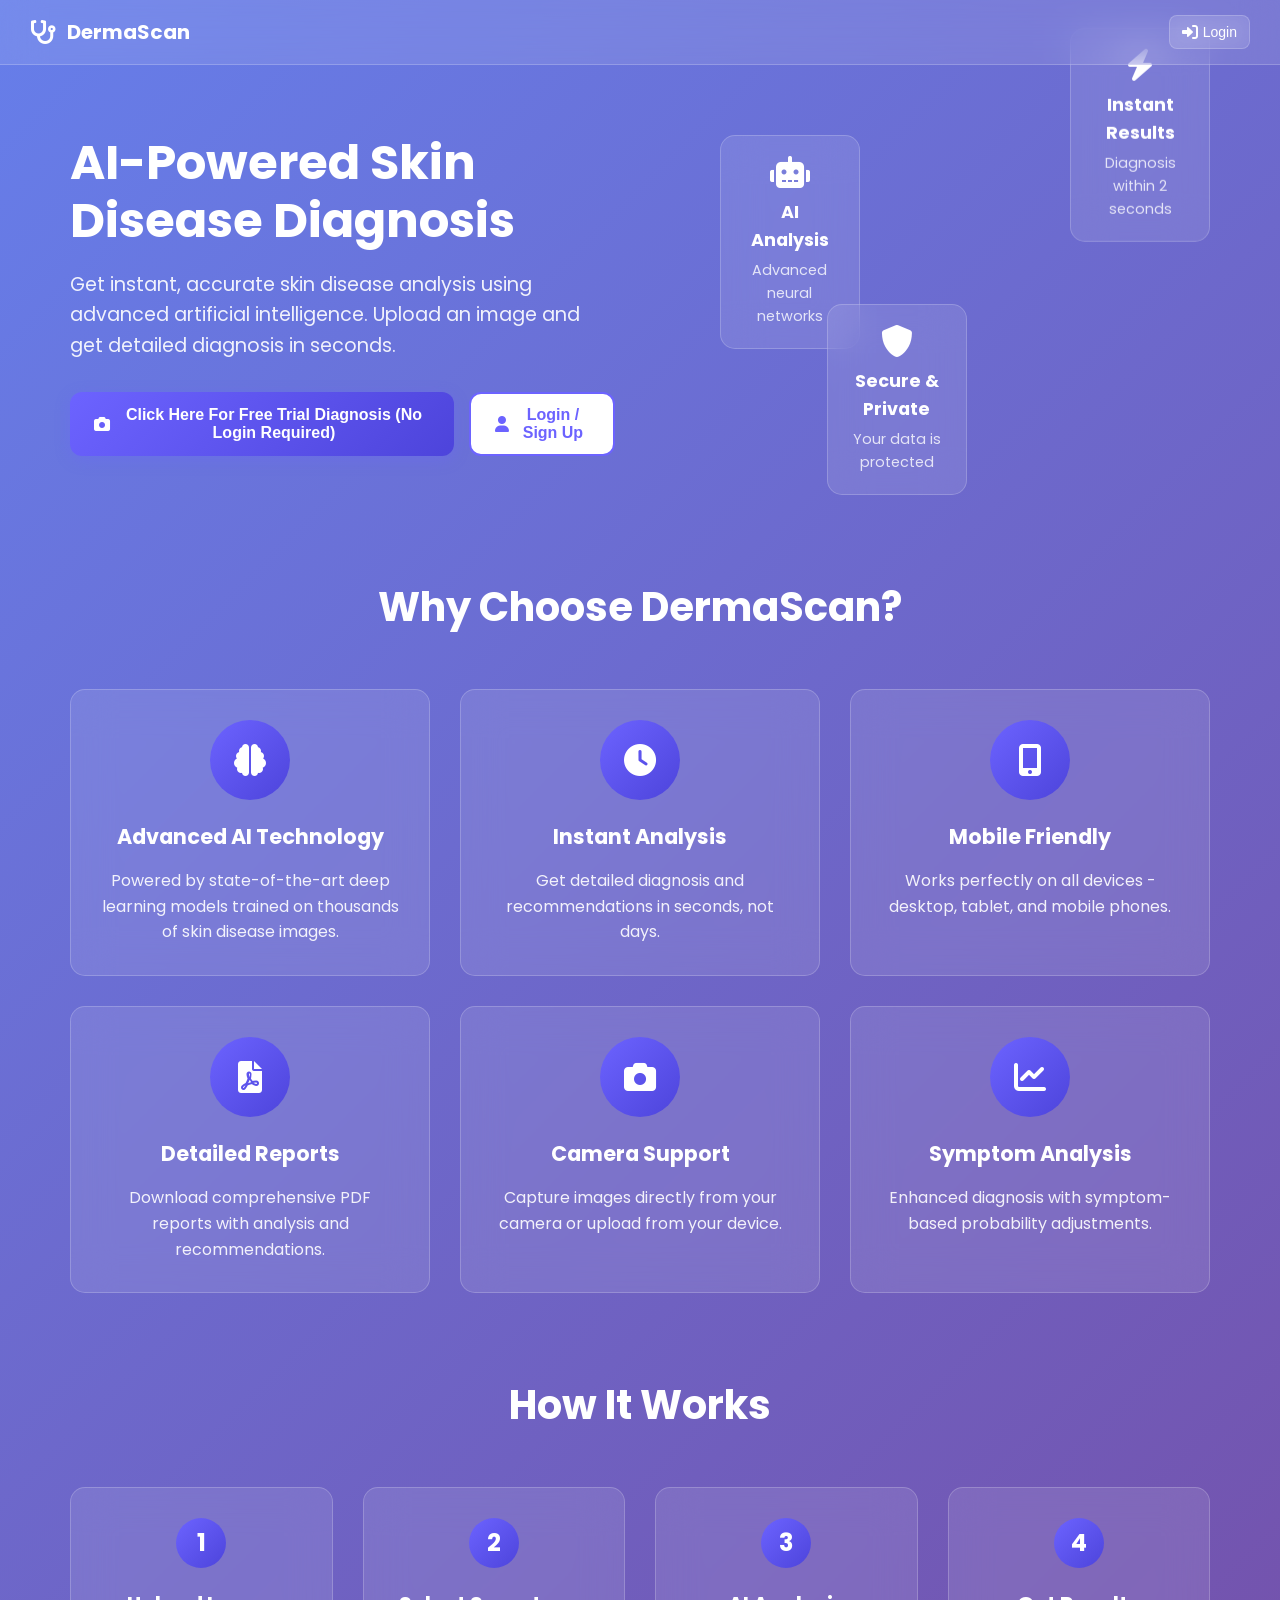
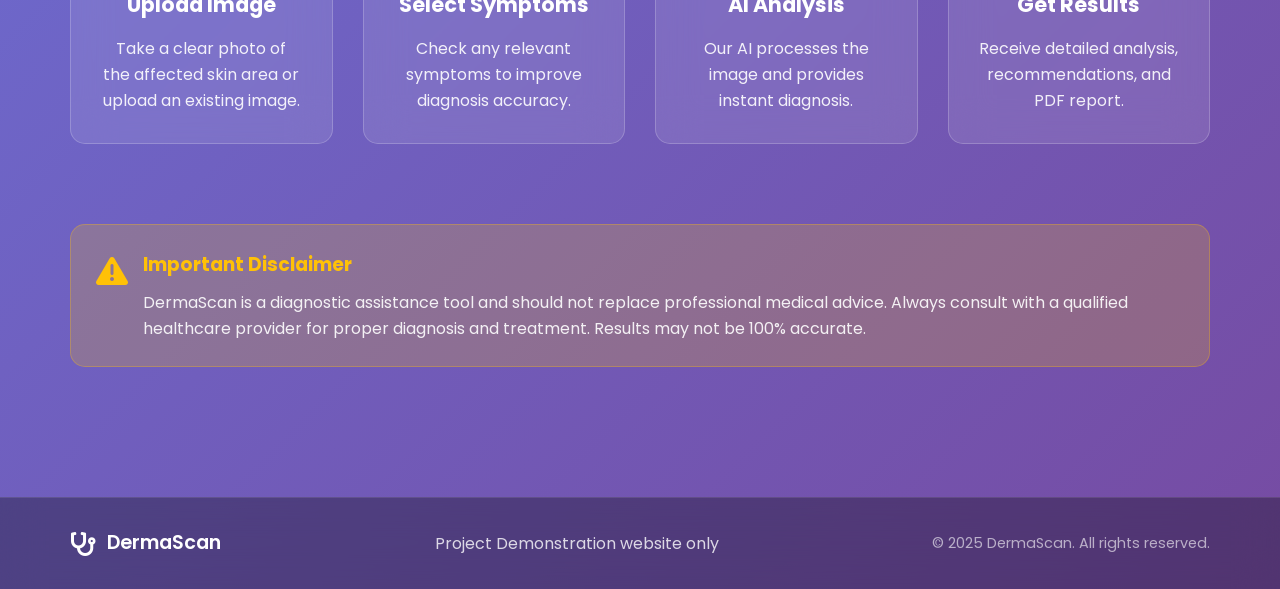
<file: home.html>
<!DOCTYPE html>
<html lang="en">

<head>
    <meta charset="UTF-8">
    <meta name="viewport" content="width=device-width, initial-scale=1.0">
    <title>DermaScan - Home</title>
    <link rel="stylesheet" href="https://cdnjs.cloudflare.com/ajax/libs/font-awesome/6.0.0/css/all.min.css">
    <link href="https://fonts.googleapis.com/css2?family=Poppins:wght@300;400;500;600;700&display=swap"
        rel="stylesheet">
    <link rel="stylesheet" href="/css/style.css">
</head>

<body>
    <header class="header">
        <div class="logo" onclick="window.location.href='/'">
            <i class="fas fa-stethoscope"></i>
            <h1>DermaScan</h1>
        </div>
        <div class="nav">
            <button class="nav-btn" onclick="window.location.href='/index.html'">
                <i class="fas fa-sign-in-alt"></i>
                <span>Login</span>
            </button>
        </div>
    </header>

    <div class="container">
        <!-- Hero Section -->
        <section class="hero-section">
            <div class="hero-content">
                <h1>AI-Powered Skin Disease Diagnosis</h1>
                <p>Get instant, accurate skin disease analysis using advanced artificial intelligence. Upload an image
                    and get detailed diagnosis in seconds.</p>
                <div class="hero-buttons">
                    <button class="btn primary-btn" onclick="window.location.href='/diagnosis.html'">
                        <i class="fas fa-camera"></i> Click Here For Free Trial Diagnosis (No Login Required)
                    </button>
                    <button class="btn secondary-btn" onclick="window.location.href='/index.html'">
                        <i class="fas fa-user"></i> Login / Sign Up
                    </button>
                </div>
            </div>
            <div class="hero-image">
                <div class="floating-card card-1">
                    <i class="fas fa-robot"></i>
                    <h3>AI Analysis</h3>
                    <p>Advanced neural networks</p>
                </div>
                <div class="floating-card card-2">
                    <i class="fas fa-bolt"></i>
                    <h3>Instant Results</h3>
                    <p>Diagnosis within 2 seconds</p>
                </div>
                <div class="floating-card card-3">
                    <i class="fas fa-shield-alt"></i>
                    <h3>Secure & Private</h3>
                    <p>Your data is protected</p>
                </div>
            </div>
        </section>

        <!-- Features Section -->
        <section class="features-section">
            <h2>Why Choose DermaScan?</h2>
            <div class="features-grid">
                <div class="feature-card">
                    <div class="feature-icon">
                        <i class="fas fa-brain"></i>
                    </div>
                    <h3>Advanced AI Technology</h3>
                    <p>Powered by state-of-the-art deep learning models trained on thousands of skin disease images.</p>
                </div>
                <div class="feature-card">
                    <div class="feature-icon">
                        <i class="fas fa-clock"></i>
                    </div>
                    <h3>Instant Analysis</h3>
                    <p>Get detailed diagnosis and recommendations in seconds, not days.</p>
                </div>
                <div class="feature-card">
                    <div class="feature-icon">
                        <i class="fas fa-mobile-alt"></i>
                    </div>
                    <h3>Mobile Friendly</h3>
                    <p>Works perfectly on all devices - desktop, tablet, and mobile phones.</p>
                </div>
                <div class="feature-card">
                    <div class="feature-icon">
                        <i class="fas fa-file-pdf"></i>
                    </div>
                    <h3>Detailed Reports</h3>
                    <p>Download comprehensive PDF reports with analysis and recommendations.</p>
                </div>
                <div class="feature-card">
                    <div class="feature-icon">
                        <i class="fas fa-camera"></i>
                    </div>
                    <h3>Camera Support</h3>
                    <p>Capture images directly from your camera or upload from your device.</p>
                </div>
                <div class="feature-card">
                    <div class="feature-icon">
                        <i class="fas fa-chart-line"></i>
                    </div>
                    <h3>Symptom Analysis</h3>
                    <p>Enhanced diagnosis with symptom-based probability adjustments.</p>
                </div>
            </div>
        </section>

        <!-- How It Works -->
        <section class="how-it-works">
            <h2>How It Works</h2>
            <div class="steps-container">
                <div class="step">
                    <div class="step-number">1</div>
                    <div class="step-content">
                        <h3>Upload Image</h3>
                        <p>Take a clear photo of the affected skin area or upload an existing image.</p>
                    </div>
                </div>
                <div class="step">
                    <div class="step-number">2</div>
                    <div class="step-content">
                        <h3>Select Symptoms</h3>
                        <p>Check any relevant symptoms to improve diagnosis accuracy.</p>
                    </div>
                </div>
                <div class="step">
                    <div class="step-number">3</div>
                    <div class="step-content">
                        <h3>AI Analysis</h3>
                        <p>Our AI processes the image and provides instant diagnosis.</p>
                    </div>
                </div>
                <div class="step">
                    <div class="step-number">4</div>
                    <div class="step-content">
                        <h3>Get Results</h3>
                        <p>Receive detailed analysis, recommendations, and PDF report.</p>
                    </div>
                </div>
            </div>
        </section>

        <!-- Disclaimer -->
        <section class="disclaimer-section">
            <div class="disclaimer-banner">
                <i class="fas fa-exclamation-triangle"></i>
                <div class="disclaimer-content">
                    <h3>Important Disclaimer</h3>
                    <p>DermaScan is a diagnostic assistance tool and should not replace professional medical advice.
                        Always consult with a qualified healthcare provider for proper diagnosis and treatment.
                        Results may not be 100% accurate.</p>
                </div>
            </div>
        </section>
    </div>

    <!-- Footer -->
    <footer class="footer">
        <div class="footer-content">
            <div class="footer-logo">
                <i class="fas fa-stethoscope"></i>
                <span>DermaScan</span>
            </div>
            <div class="footer-links">
                <a href="#">Project Demonstration website only</a>
            </div>
            <div class="footer-copyright">
                &copy; 2025 DermaScan. All rights reserved.
            </div>
        </div>
    </footer>

    <script>
        // Add floating animation to hero cards
        document.addEventListener('DOMContentLoaded', function () {
            const cards = document.querySelectorAll('.floating-card');
            cards.forEach((card, index) => {
                card.style.animationDelay = `${index * 0.2}s`;
            });
        });
    </script>
</body>

</html>
</file>
<file: css/style.css>
:root {
    --primary-color: #6c63ff;
    --secondary-color: #4d44db;
    --accent-color: #ff6584;
    --light-color: #f8f9fa;
    --dark-color: #343a40;
    --success-color: #28a745;
    --warning-color: #ffc107;
    --danger-color: #dc3545;
    --gray-color: #6c757d;
    --light-gray: #e9ecef;
    --border-radius: 12px;
    --box-shadow: 0 5px 15px rgba(0, 0, 0, 0.1);
    --transition: all 0.3s ease;
    --primary-gradient: linear-gradient(135deg, #6c63ff 0%, #4d44db 100%);
    --secondary-gradient: linear-gradient(135deg, #ff6584 0%, #e04e6d 100%);
}

* {
    margin: 0;
    padding: 0;
    box-sizing: border-box;
}

body {
    font-family: 'Poppins', sans-serif;
    background: linear-gradient(135deg, #667eea 0%, #764ba2 100%);
    color: var(--dark-color);
    line-height: 1.6;
    min-height: 100vh;
    overflow-x: hidden;
}

/* Header */
.header {
    display: flex;
    justify-content: space-between;
    align-items: center;
    padding: 15px 30px;
    background: rgba(255, 255, 255, 0.1);
    backdrop-filter: blur(20px);
    border-bottom: 1px solid rgba(255, 255, 255, 0.2);
    position: sticky;
    top: 0;
    z-index: 1000;
}

.logo {
    display: flex;
    align-items: center;
    gap: 10px;
    cursor: pointer;
    transition: var(--transition);
}

.logo:hover {
    transform: scale(1.05);
}

.logo i {
    font-size: 24px;
    color: white;
}

.logo h1 {
    font-size: 20px;
    font-weight: 700;
    color: white;
}

.nav {
    display: flex;
    gap: 15px;
}

.nav-btn {
    display: flex;
    align-items: center;
    gap: 5px;
    background: rgba(255, 255, 255, 0.1);
    backdrop-filter: blur(10px);
    border: 1px solid rgba(255, 255, 255, 0.2);
    color: white;
    font-size: 14px;
    cursor: pointer;
    transition: var(--transition);
    padding: 8px 12px;
    border-radius: 8px;
}

.nav-btn:hover {
    background: rgba(255, 255, 255, 0.2);
    transform: translateY(-2px);
}

.nav-btn i {
    font-size: 16px;
}

/* Trial Badge */
.trial-badge {
    position: fixed;
    top: 15px;
    right: 130px;
    background: linear-gradient(135deg, #ff6584 0%, #e04e6d 100%);
    color: white;
    padding: 8px 16px;
    border-radius: 20px;
    font-size: 12px;
    font-weight: 600;
    z-index: 1001;
    box-shadow: 0 4px 15px rgba(255, 101, 132, 0.3);
    display: flex;
    align-items: center;
    gap: 5px;
}

/* Container */
.container {
    padding: 30px;
    max-width: 1200px;
    margin: 0 auto;
}

/* History Items */
.history-item {
    background: white;
    border-radius: var(--border-radius);
    padding: 20px;
    margin-bottom: 20px;
    box-shadow: var(--box-shadow);
    border-left: 4px solid var(--primary-color);
}

.history-date {
    font-size: 14px;
    color: var(--gray-color);
    margin-bottom: 15px;
}

.history-image {
    width: 100%;
    max-width: 200px;
    border-radius: 8px;
    margin-bottom: 15px;
}

.history-results, .history-symptoms {
    margin-bottom: 15px;
}

.history-results ul, .history-symptoms ul {
    list-style: none;
    padding: 0;
    margin: 10px 0 0 0;
}

.history-results li, .history-symptoms li {
    padding: 5px 0;
    border-bottom: 1px solid var(--light-gray);
}

.history-results li:last-child, .history-symptoms li:last-child {
    border-bottom: none;
}

/* Cards */
.upload-card,
.results-card,
.history-card {
    background: rgba(255, 255, 255, 0.95);
    backdrop-filter: blur(20px);
    border-radius: 20px;
    box-shadow: 0 10px 30px rgba(0, 0, 0, 0.1);
    border: 1px solid rgba(255, 255, 255, 0.2);
    padding: 30px;
    margin-bottom: 30px;
}

.upload-card h2,
.results-card h2,
.history-card h2 {
    font-size: 24px;
    margin-bottom: 10px;
    color: var(--dark-color);
}

.subtitle {
    color: var(--gray-color);
    margin-bottom: 20px;
    font-size: 14px;
}

/* Upload Area */
.upload-area {
    border: 2px dashed var(--primary-color);
    border-radius: var(--border-radius);
    padding: 40px 20px;
    text-align: center;
    cursor: pointer;
    transition: var(--transition);
    margin-bottom: 20px;
    background: rgba(108, 99, 255, 0.05);
}

.upload-area:hover {
    background: rgba(108, 99, 255, 0.1);
    transform: scale(1.02);
}

.upload-area.drag-over {
    background: rgba(108, 99, 255, 0.2);
    border-color: var(--secondary-color);
}

.upload-icon {
    font-size: 48px;
    color: var(--primary-color);
    margin-bottom: 15px;
}

.upload-options {
    display: flex;
    gap: 15px;
    justify-content: center;
    margin-top: 20px;
}

.upload-note {
    font-size: 12px;
    color: var(--gray-color);
    margin-top: 10px;
}

/* Preview */
.preview-container {
    margin-bottom: 20px;
}

.image-preview {
    position: relative;
    width: 100%;
    max-height: 400px;
    overflow: hidden;
    border-radius: var(--border-radius);
}

.image-preview img {
    width: 100%;
    height: auto;
    display: block;
    border-radius: var(--border-radius);
}

.remove-btn {
    position: absolute;
    top: 10px;
    right: 10px;
    background-color: var(--danger-color);
    color: white;
    border: none;
    width: 30px;
    height: 30px;
    border-radius: 50%;
    display: flex;
    align-items: center;
    justify-content: center;
    cursor: pointer;
    transition: var(--transition);
}

.remove-btn:hover {
    background-color: #c82333;
    transform: scale(1.1);
}

/* Symptoms */
.symptoms-form {
    margin-bottom: 25px;
}

.symptoms-form h3 {
    font-size: 18px;
    margin-bottom: 15px;
}

.symptom-options {
    display: grid;
    grid-template-columns: repeat(auto-fill, minmax(150px, 1fr));
    gap: 15px;
}

.symptom-checkbox {
    display: flex;
    align-items: center;
    cursor: pointer;
    position: relative;
    padding: 12px 15px 12px 40px;
    border: 2px solid var(--light-gray);
    border-radius: 10px;
    transition: var(--transition);
    user-select: none;
}

.symptom-checkbox:hover {
    border-color: var(--primary-color);
    transform: translateY(-2px);
}

.symptom-checkbox input {
    position: absolute;
    opacity: 0;
    cursor: pointer;
    height: 0;
    width: 0;
}

.checkmark {
    position: absolute;
    left: 15px;
    top: 50%;
    transform: translateY(-50%);
    height: 20px;
    width: 20px;
    background-color: var(--light-gray);
    border-radius: 5px;
    transition: var(--transition);
}

.symptom-checkbox:hover input~.checkmark {
    background-color: #ddd;
}

.symptom-checkbox input:checked~.checkmark {
    background: var(--primary-gradient);
}

.checkmark:after {
    content: "";
    position: absolute;
    display: none;
}

.symptom-checkbox input:checked~.checkmark:after {
    display: block;
}

.symptom-checkbox .checkmark:after {
    left: 7px;
    top: 3px;
    width: 5px;
    height: 10px;
    border: solid white;
    border-width: 0 2px 2px 0;
    transform: rotate(45deg);
}

/* Buttons */
.btn {
    padding: 12px 24px;
    border-radius: 12px;
    font-size: 16px;
    font-weight: 600;
    cursor: pointer;
    transition: var(--transition);
    border: none;
    display: inline-flex;
    align-items: center;
    justify-content: center;
    gap: 8px;
    position: relative;
    overflow: hidden;
}

.btn::before {
    content: '';
    position: absolute;
    top: 0;
    left: -100%;
    width: 100%;
    height: 100%;
    background: linear-gradient(90deg, transparent, rgba(255, 255, 255, 0.2), transparent);
    transition: left 0.5s;
}

.btn:hover::before {
    left: 100%;
}

.primary-btn {
    background: var(--primary-gradient);
    color: white;
    width: 100%;
    box-shadow: 0 4px 15px rgba(108, 99, 255, 0.3);
}

.primary-btn:hover {
    transform: translateY(-2px);
    box-shadow: 0 8px 25px rgba(108, 99, 255, 0.4);
}

.primary-btn:disabled {
    background: var(--light-gray);
    color: var(--gray-color);
    cursor: not-allowed;
    transform: none;
    box-shadow: none;
}

.primary-btn:disabled:hover::before {
    left: -100%;
}

.secondary-btn {
    background: white;
    color: var(--primary-color);
    border: 2px solid var(--primary-color);
}

.secondary-btn:hover {
    background: var(--primary-color);
    color: white;
    transform: translateY(-2px);
}

/* Results */
.results-content {
    display: grid;
    grid-template-columns: 1fr 1fr;
    gap: 30px;
}

.image-comparison {
    display: grid;
    grid-template-columns: 1fr 1fr;
    gap: 15px;
    margin-bottom: 20px;
}

.original-image,
.gradcam-image {
    text-align: center;
}

.original-image h4,
.gradcam-image h4 {
    margin-bottom: 10px;
    font-size: 16px;
}

.original-image img,
.gradcam-image img {
    width: 100%;
    border-radius: var(--border-radius);
    box-shadow: var(--box-shadow);
}

.top-diagnosis {
    background: var(--primary-gradient);
    color: white;
    padding: 25px;
    border-radius: 15px;
    text-align: center;
}

.top-diagnosis h3 {
    margin-bottom: 15px;
    font-size: 18px;
}

.diagnosis-item {
    display: flex;
    justify-content: space-between;
    align-items: center;
    padding: 10px 0;
    border-bottom: 1px solid rgba(255, 255, 255, 0.2);
}

.diagnosis-item:last-child {
    border-bottom: none;
}

.diagnosis-name {
    font-weight: 500;
    color: white;
}

.diagnosis-probability {
    font-weight: 600;
    color: white;
}

.confidence-meter {
    width: 100%;
    height: 8px;
    background: rgba(255, 255, 255, 0.2);
    border-radius: 4px;
    margin-top: 8px;
    overflow: hidden;
}

.confidence-bar {
    height: 100%;
    background: linear-gradient(90deg, #ff6584, #ffeb3b);
    border-radius: 4px;
    transition: width 0.5s ease;
    box-shadow: 0 2px 10px rgba(255, 101, 132, 0.3);
}

.other-diagnoses,
.recommendations {
    background: white;
    padding: 20px;
    border-radius: var(--border-radius);
    box-shadow: var(--box-shadow);
    color: var(--dark-color);
}

.other-diagnoses h3,
.recommendations h3 {
    margin-bottom: 15px;
    font-size: 18px;
    color: var(--dark-color);
}

.other-diagnoses .diagnosis-item {
    border-bottom: 1px solid rgba(0, 0, 0, 0.1);
}

.other-diagnoses .diagnosis-name {
    color: var(--dark-color);
}

.other-diagnoses .diagnosis-probability {
    color: var(--dark-color);
    font-weight: 600;
}

.recommendations ul {
    padding-left: 20px;
    margin-top: 10px;
}

.recommendations li {
    margin-bottom: 8px;
    line-height: 1.5;
}

.results-actions {
    display: flex;
    gap: 15px;
    margin-top: 30px;
}

/* Loading Modal */
.loading-modal {
    position: fixed;
    top: 0;
    left: 0;
    right: 0;
    bottom: 0;
    background: rgba(0, 0, 0, 0.8);
    backdrop-filter: blur(10px);
    display: flex;
    align-items: center;
    justify-content: center;
    z-index: 1000;
}

.loading-content {
    background: var(--primary-gradient);
    color: white;
    padding: 30px;
    border-radius: 20px;
    text-align: center;
    max-width: 400px;
    width: 90%;
}

.spinner {
    width: 50px;
    height: 50px;
    border: 3px solid rgba(255, 255, 255, 0.3);
    border-top-color: white;
    border-radius: 50%;
    animation: spin 1s linear infinite;
    margin: 0 auto 20px;
}

@keyframes spin {
    to {
        transform: rotate(360deg);
    }
}

.loading-note {
    font-size: 12px;
    opacity: 0.8;
    margin-top: 10px;
}

/* Camera Modal */
.modal {
    display: none;
    position: fixed;
    z-index: 1000;
    left: 0;
    top: 0;
    width: 100%;
    height: 100%;
    background: rgba(0, 0, 0, 0.95);
    backdrop-filter: blur(20px);
}

.modal-content {
    position: relative;
    margin: 5% auto;
    padding: 20px;
    width: 90%;
    max-width: 700px;
    text-align: center;
    background: white;
    border-radius: 20px;
}

#camera-feed {
    width: 100%;
    max-height: 70vh;
    background: #000;
    border-radius: 8px;
    display: block;
    margin: 0 auto;
}

.close-camera {
    position: absolute;
    top: 10px;
    right: 25px;
    color: var(--dark-color);
    font-size: 35px;
    font-weight: bold;
    cursor: pointer;
}

.camera-controls {
    display: flex;
    gap: 15px;
    justify-content: center;
    align-items: center;
    margin-top: 15px;
}

#capture-btn {
    width: 60px;
    height: 60px;
    border-radius: 50%;
    background: white;
    border: 4px solid var(--primary-color);
    cursor: pointer;
    transition: var(--transition);
    display: flex;
    align-items: center;
    justify-content: center;
    color: var(--primary-color);
    font-size: 20px;
}

#capture-btn:hover {
    transform: scale(1.1);
    box-shadow: 0 0 20px rgba(108, 99, 255, 0.5);
}

/* Home Page Styles */
.hero-section {
    display: grid;
    grid-template-columns: 1fr 1fr;
    gap: 50px;
    align-items: center;
    margin-bottom: 80px;
}

.hero-content h1 {
    font-size: 3rem;
    font-weight: 700;
    margin-bottom: 20px;
    color: white;
    line-height: 1.2;
}

.hero-content p {
    font-size: 1.2rem;
    margin-bottom: 30px;
    color: rgba(255, 255, 255, 0.9);
    line-height: 1.6;
}

.hero-buttons {
    display: flex;
    gap: 15px;
}

.hero-image {
    position: relative;
    height: 400px;
    min-height: 300px;
}

.floating-card {
    position: absolute;
    background: rgba(255, 255, 255, 0.1);
    backdrop-filter: blur(20px);
    border: 1px solid rgba(255, 255, 255, 0.2);
    border-radius: 15px;
    padding: 20px;
    text-align: center;
    color: white;
    animation: float 3s ease-in-out infinite;
    width: 140px;
}

.card-1 {
    top: 10%;
    left: 10%;
    animation-delay: 0s;
}

.card-2 {
    top: 10%;
    right: 0%;
    transform: translateY(-50%);
    animation-delay: 0.6s;
}

.card-3 {
    bottom: 0%;
    left: 42.5%;
    transform: translateX(-50%);
    animation-delay: 0.2s;
}

.floating-card i {
    font-size: 2rem;
    margin-bottom: 10px;
}

.floating-card h3 {
    font-size: 1.1rem;
    margin-bottom: 5px;
}

.floating-card p {
    font-size: 0.9rem;
    opacity: 0.8;
}

@keyframes float {

    0%,
    100% {
        transform: translateY(0px);
    }

    50% {
        transform: translateY(-10px);
    }
}

.features-section {
    margin-bottom: 80px;
}

.features-section h2 {
    text-align: center;
    font-size: 2.5rem;
    margin-bottom: 50px;
    color: white;
}

.features-grid {
    display: grid;
    grid-template-columns: repeat(auto-fit, minmax(300px, 1fr));
    gap: 30px;
}

.feature-card {
    background: rgba(255, 255, 255, 0.1);
    backdrop-filter: blur(20px);
    border: 1px solid rgba(255, 255, 255, 0.2);
    border-radius: 15px;
    padding: 30px;
    text-align: center;
    color: white;
    transition: var(--transition);
}

.feature-card:hover {
    transform: translateY(-10px);
    background: rgba(255, 255, 255, 0.15);
}

.feature-icon {
    width: 80px;
    height: 80px;
    background: var(--primary-gradient);
    border-radius: 50%;
    display: flex;
    align-items: center;
    justify-content: center;
    margin: 0 auto 20px;
}

.feature-icon i {
    font-size: 2rem;
    color: white;
}

.feature-card h3 {
    font-size: 1.3rem;
    margin-bottom: 15px;
}

.feature-card p {
    opacity: 0.9;
    line-height: 1.6;
}

.how-it-works {
    margin-bottom: 80px;
}

.how-it-works h2 {
    text-align: center;
    font-size: 2.5rem;
    margin-bottom: 50px;
    color: white;
}

.steps-container {
    display: grid;
    grid-template-columns: repeat(auto-fit, minmax(250px, 1fr));
    gap: 30px;
}

.step {
    background: rgba(255, 255, 255, 0.1);
    backdrop-filter: blur(20px);
    border: 1px solid rgba(255, 255, 255, 0.2);
    border-radius: 15px;
    padding: 30px;
    text-align: center;
    color: white;
    position: relative;
}

.step-number {
    width: 50px;
    height: 50px;
    background: var(--primary-gradient);
    border-radius: 50%;
    display: flex;
    align-items: center;
    justify-content: center;
    font-size: 1.5rem;
    font-weight: bold;
    margin: 0 auto 20px;
}

.step-content h3 {
    font-size: 1.3rem;
    margin-bottom: 15px;
}

.step-content p {
    opacity: 0.9;
    line-height: 1.6;
}

.disclaimer-section {
    margin-bottom: 50px;
}

.disclaimer-banner {
    background: rgba(255, 193, 7, 0.2);
    border: 1px solid rgba(255, 193, 7, 0.3);
    border-radius: 15px;
    padding: 25px;
    display: flex;
    align-items: flex-start;
    gap: 15px;
    color: white;
}

.disclaimer-banner i {
    font-size: 2rem;
    color: #ffc107;
    margin-top: 5px;
}

.disclaimer-content h3 {
    margin-bottom: 10px;
    color: #ffc107;
}

.disclaimer-content p {
    line-height: 1.6;
    opacity: 0.9;
}

/* Footer */
.footer {
    background: rgba(0, 0, 0, 0.3);
    backdrop-filter: blur(20px);
    border-top: 1px solid rgba(255, 255, 255, 0.1);
    padding: 30px 0;
    margin-top: 50px;
}

.footer-content {
    max-width: 1200px;
    margin: 0 auto;
    padding: 0 30px;
    display: flex;
    justify-content: space-between;
    align-items: center;
    flex-wrap: wrap;
    gap: 20px;
}

.footer-logo {
    display: flex;
    align-items: center;
    gap: 10px;
    color: white;
    font-size: 1.2rem;
    font-weight: 600;
}

.footer-logo i {
    font-size: 1.5rem;
}

.footer-links {
    display: flex;
    gap: 20px;
}

.footer-links a {
    color: rgba(255, 255, 255, 0.8);
    text-decoration: none;
    transition: var(--transition);
}

.footer-links a:hover {
    color: white;
}

.footer-copyright {
    color: rgba(255, 255, 255, 0.6);
    font-size: 0.9rem;
}

/* History Page */
.trial-message {
    text-align: center;
    padding: 60px 30px;
    background: rgba(255, 255, 255, 0.1);
    backdrop-filter: blur(20px);
    border: 1px solid rgba(255, 255, 255, 0.2);
    border-radius: 15px;
    color: white;
}

.trial-icon {
    width: 80px;
    height: 80px;
    background: var(--primary-gradient);
    border-radius: 50%;
    display: flex;
    align-items: center;
    justify-content: center;
    margin: 0 auto 20px;
}

.trial-icon i {
    font-size: 2rem;
    color: white;
}

.trial-message h3 {
    font-size: 1.5rem;
    margin-bottom: 15px;
}

.trial-message p {
    margin-bottom: 25px;
    opacity: 0.9;
    line-height: 1.6;
}

/* Toast Notifications */
.toast-notification {
    position: fixed;
    top: 20px;
    right: 20px;
    padding: 15px 20px;
    border-radius: 10px;
    color: white;
    font-weight: 500;
    z-index: 1000;
    transform: translateX(400px);
    transition: transform 0.3s ease;
    box-shadow: 0 5px 15px rgba(0, 0, 0, 0.2);
    display: flex;
    align-items: center;
    gap: 10px;
}

.toast-notification.show {
    transform: translateX(0);
}

.toast-notification.success {
    background: var(--success-color);
}

.toast-notification.error {
    background: var(--danger-color);
}

.toast-notification.info {
    background: var(--primary-color);
}

/* Responsive Design */
@media (max-width: 992px) {
    .results-content {
        grid-template-columns: 1fr;
    }

    .hero-section {
        grid-template-columns: 1fr;
        text-align: center;
    }

    .hero-content h1 {
        font-size: 2.5rem;
    }
}

@media (max-width: 768px) {
    .container {
        padding: 15px;
    }

    .header {
        padding: 15px;
    }

    .upload-card,
    .results-card {
        padding: 20px;
        margin-bottom: 20px;
    }

    .image-comparison {
        grid-template-columns: 1fr;
    }

    .results-actions {
        flex-direction: column;
    }

    .btn {
        width: 100%;
    }

    .hero-image {
        height: 300px;
        margin-top: 30px;
    }

    .floating-card {
        width: 120px;
        padding: 15px;
        
    }

    .card-1 {
        top: 5%;
        left: 5%;
    }

    .card-2 {
        top: 5%;
        right: 5%;
    }

    .card-3 {
        bottom: 5%;
        left: 37%;
        transform: translateX(-50%);
    }

    .floating-card i {
        font-size: 1.5rem;
    }

    .floating-card h3 {
        font-size: 1rem;
    }

    .floating-card p {
        font-size: 0.8rem;
    }

    .hero-content h1 {
        font-size: 2rem;
    }

    .hero-buttons {
        flex-direction: column;
    }

    .features-grid {
        grid-template-columns: 1fr;
    }

    .steps-container {
        grid-template-columns: 1fr;
    }

    .footer-content {
        flex-direction: column;
        text-align: center;
    }

    .trial-badge {
        top: 20px;
        right: 70px;
        font-size: 10px;
        padding: 6px 12px;
    }

    .nav-btn span {
        display: none;
    }

    .upload-options {
        flex-direction: column;
    }

    .symptom-options {
        grid-template-columns: 1fr;
    }
}

@media (max-width: 576px) {
    .hero-content h1 {
        font-size: 1.8rem;
    }

    .features-section h2,
    .how-it-works h2 {
        font-size: 2rem;
    }

    .modal-content {
        margin: 10% auto;
        padding: 15px;
    }

    .camera-controls {
        flex-direction: column;
    }

    .hero-image {
        height: 250px;
    }

    .floating-card {
        width: 100px;
        padding: 10px;
    }
}

@media (max-width: 480px) {
    .floating-card {
        width: 90px;
        padding: 8px;
    }

    .floating-card i {
        font-size: 1.2rem;
    }

    .floating-card h3 {
        font-size: 0.9rem;
    }

    .floating-card p {
        font-size: 0.7rem;
    }

    .hero-content h1 {
        font-size: 1.6rem;
    }

    .hero-content p {
        font-size: 1rem;
    }
}
</file>
